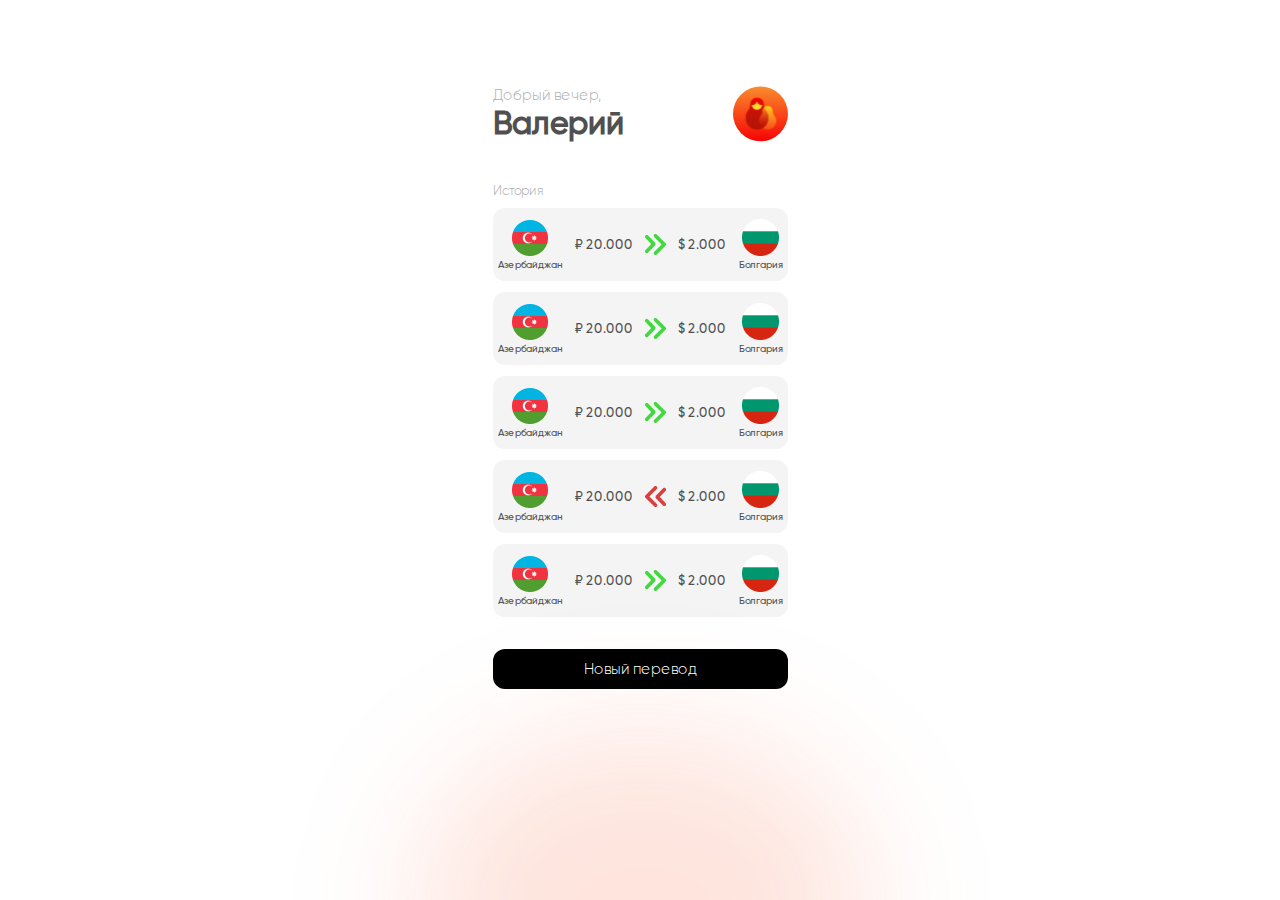
<file: index.html>
<!DOCTYPE html>
<html lang="ru">

<head>
    <meta charset="UTF-8">
    <meta name="viewport" content="width=device-width, initial-scale=1.0">
    <link href="./styles/css/style.css" rel="stylesheet" />
    <title>Главная</title>
</head>

<body class="ellipse1">
    <div class="wrapper">
        <div class="main">
            <div class="top"></div>
            <div class="header">
                <div>
                    <p class="subtitle">Добрый вечер,</p>
                    <p class="title">Валерий</p>
                </div>
                <img src="./img/matryoshka-icon.svg" alt="matryoshka-icon">
            </div>

            <div class="section">
                <div class="text">История</div>
                <div class="story">
                    <div class="story-item">
                        <div class="country">
                            <img src="./img/flags/Azerbaijan.png" alt="Азербайджан">
                            <span>Азербайджан</span>
                        </div>
                        <div class="currency">₽ 20.000 </div>
                        <img src="./img/arrow-right.png" alt="arrow-right">
                        <div class="currency">$ 2.000</div>
                        <div class="country">
                            <img src="./img/flags/Bulgaria.png" alt="Болгария">
                            <span>Болгария</span>
                        </div>
                    </div>
                    <div class="story-item">
                        <div class="country">
                            <img src="./img/flags/Azerbaijan.png" alt="Азербайджан">
                            <span>Азербайджан</span>
                        </div>
                        <div class="currency">₽ 20.000 </div>
                        <img src="./img/arrow-right.png" alt="arrow-right">
                        <div class="currency">$ 2.000</div>
                        <div class="country">
                            <img src="./img/flags/Bulgaria.png" alt="Болгария">
                            <span>Болгария</span>
                        </div>
                    </div>
                    <div class="story-item">
                        <div class="country">
                            <img src="./img/flags/Azerbaijan.png" alt="Азербайджан">
                            <span>Азербайджан</span>
                        </div>
                        <div class="currency">₽ 20.000 </div>
                        <img src="./img/arrow-right.png" alt="arrow-right">
                        <div class="currency">$ 2.000</div>
                        <div class="country">
                            <img src="./img/flags/Bulgaria.png" alt="Болгария">
                            <span>Болгария</span>
                        </div>
                    </div>
                    <div class="story-item">
                        <div class="country">
                            <img src="./img/flags/Azerbaijan.png" alt="Азербайджан">
                            <span>Азербайджан</span>
                        </div>
                        <div class="currency">₽ 20.000 </div>
                        <img src="./img/arrow-left.png" alt="arrow-left">
                        <div class="currency">$ 2.000</div>
                        <div class="country">
                            <img src="./img/flags/Bulgaria.png" alt="Болгария">
                            <span>Болгария</span>
                        </div>
                    </div>
                    <div class="story-item">
                        <div class="country">
                            <img src="./img/flags/Azerbaijan.png" alt="Азербайджан">
                            <span>Азербайджан</span>
                        </div>
                        <div class="currency">₽ 20.000 </div>
                        <img src="./img/arrow-right.png" alt="arrow-right">
                        <div class="currency">$ 2.000</div>
                        <div class="country">
                            <img src="./img/flags/Bulgaria.png" alt="Болгария">
                            <span>Болгария</span>
                        </div>
                    </div>
                </div>
                <a class="btn" href="./country.html">Новый перевод</a>
            </div>
        </div>
    </div>


</body>

</html>
</file>
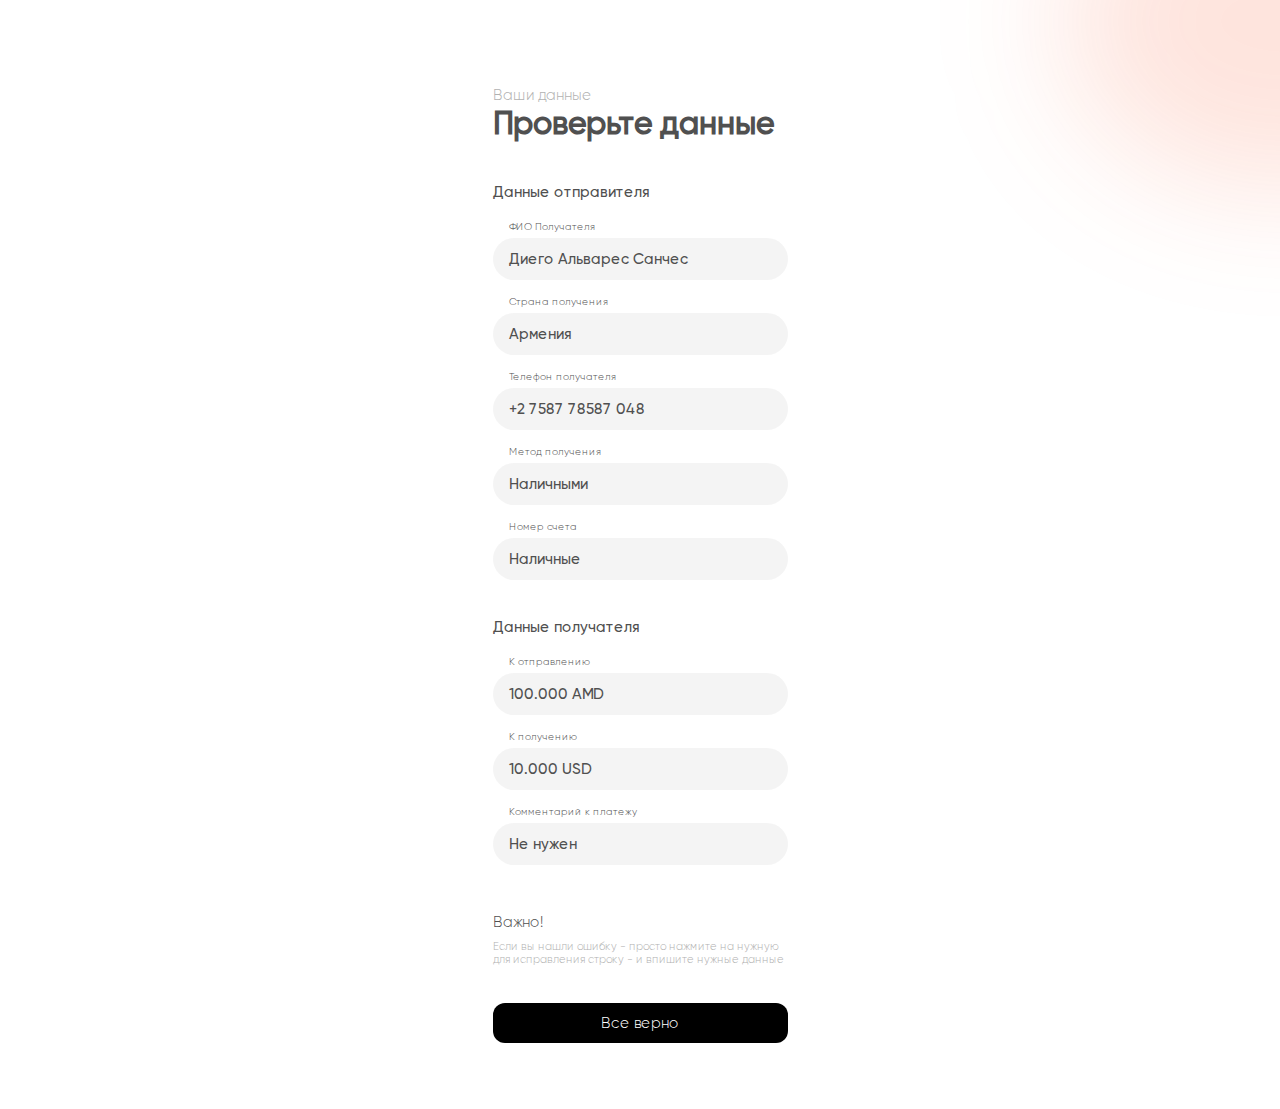
<file: check.html>
<!DOCTYPE html>
<html lang="ru">

<head>
    <meta charset="UTF-8">
    <meta name="viewport" content="width=device-width, initial-scale=1.0">
    <link href="./styles/css/style.css" rel="stylesheet" />
    <title>Проверьте данные</title>
</head>

<body class="ellipse2">
    <!-- тругая подложка красная -->
    <div class="wrapper">
        <div class="main">
            <div class="top">
            </div>
            <div class="header">
                <div>
                    <p class="subtitle">Ваши данные</p>
                    <p class="title">Проверьте данные</p>
                </div>
            </div>

            <div class="info">
                <div>
                    <div class="m-5-15-500 info-title">Данные отправителя</div>
                    <div class="info-item">
                        <div class="gap-item ">
                            <div class="l-5-10-300 info-subtitle">ФИО Получателя</div>
                            <div class="item">Диего Альварес Санчес</div>
                        </div>
                        <div class="gap-item ">
                            <div class="l-5-10-300 info-subtitle">Страна получения</div>
                            <div class="item">Армения</div>
                        </div>
                        <div class="gap-item ">
                            <div class="l-5-10-300 info-subtitle">Телефон получателя</div>
                            <div class="item">+2 7587 78587 048 </div>
                        </div>
                        <div class="gap-item ">
                            <div class="l-5-10-300 info-subtitle">Метод получения</div>
                            <div class="item">Наличными</div>
                        </div>
                        <div class="gap-item ">
                            <div class="l-5-10-300 info-subtitle">Номер счета</div>
                            <div class="item">Наличные</div>
                        </div>
                    </div>
                </div>

                <div>
                    <div class="m-5-15-500 info-title">Данные получателя</div>
                    <div class="info-item">
                        <div class="gap-item ">
                            <div class="l-5-10-300 info-subtitle">К отправлению</div>
                            <div class="item">100.000 AMD</div>
                        </div>
                        <div class="gap-item ">
                            <div class="l-5-10-300 info-subtitle">К получению</div>
                            <div class="item">10.000 USD</div>
                        </div>
                        <div class="gap-item ">
                            <div class="l-5-10-300 info-subtitle">Комментарий к платежу</div>
                            <div class="item">Не нужен</div>
                        </div>
                    </div>
                </div>
            </div>

            <div class="sum-info">
                <div class="l-5-15-300">Важно!</div>
                <div class="l-b-11-250">Если вы нашли ошибку - просто нажмите на нужную для исправления строку - и
                    впишите нужные данные</div>
            </div>

            <a class="btn" href="./request.html">Все верно</a>

        </div>
    </div>


</body>

</html>
</file>
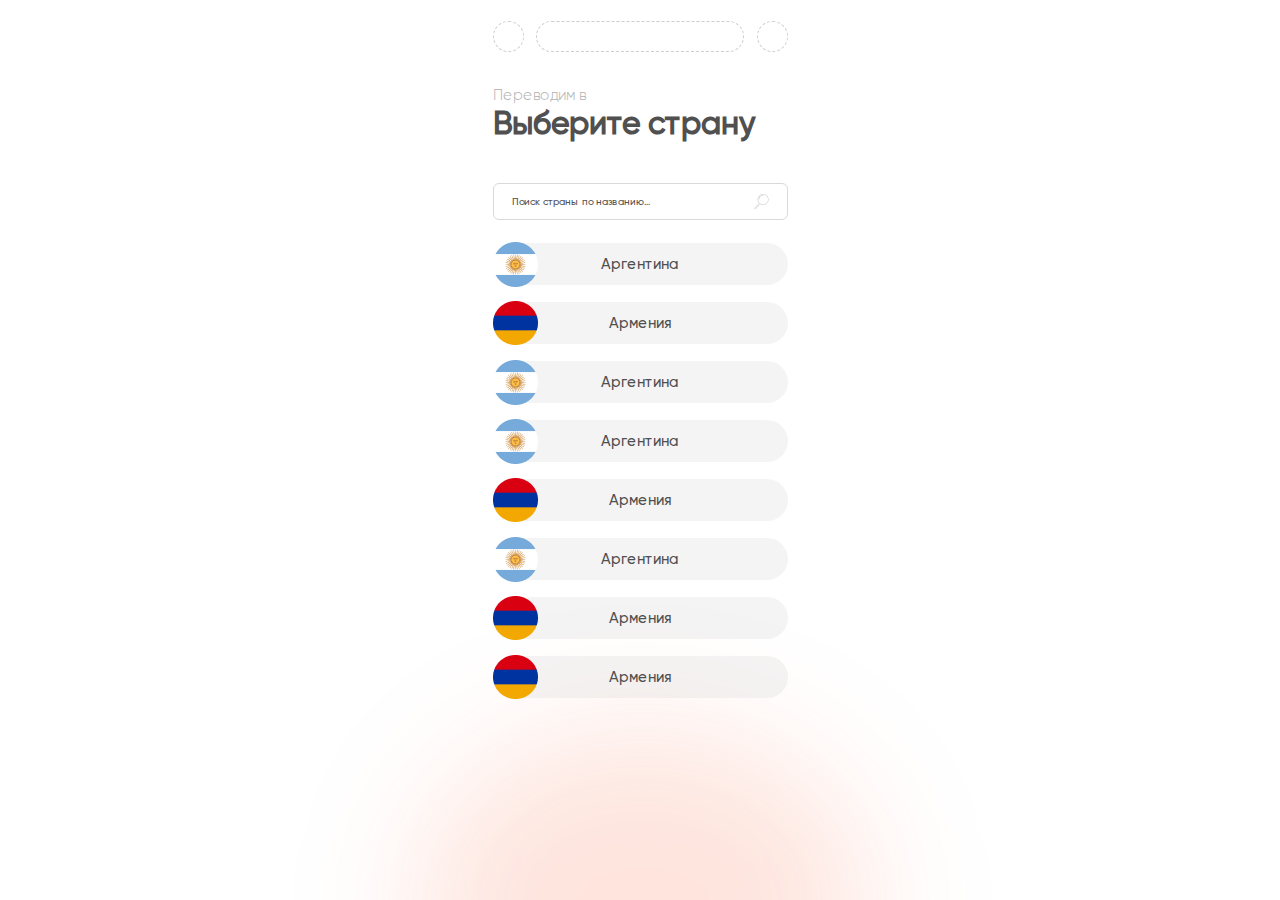
<file: country.html>
<!DOCTYPE html>
<html lang="ru">

<head>
    <meta charset="UTF-8">
    <meta name="viewport" content="width=device-width, initial-scale=1.0">
    <link href="./styles/css/style.css" rel="stylesheet" />
    <title>Выберите страну</title>
</head>

<body class="ellipse1">
    <div class="wrapper">
        <div class="main">
            <div class="top">
                <div></div>
                <div></div>
                <div></div>
            </div>
            <div class="header">
                <div>
                    <p class="subtitle">Переводим в</p>
                    <p class="title">Выберите страну</p>
                </div>
            </div>

            <div class="section">
                <div class="search">
                    <span>Поиск страны по названию...</span>
                    <img src="./img/search.png" alt="search">
                </div>

                <div class="items">
                    <a class="item" href="./way.html">
                        <img src="./img/flags/Argentina.png" alt="Argentina">
                        <span>Аргентина</span>
                    </a>
                    <a class="item" href="./way.html">
                        <img src="./img/flags/Armenia.png" alt="Armenia">
                        <span>Армения</span>
                    </a>
                    <a class="item" href="./way.html">
                        <img src="./img/flags/Argentina.png" alt="Argentina">
                        <span>Аргентина</span>
                    </a>
                    <a class="item" href="./way.html">
                        <img src="./img/flags/Argentina.png" alt="Argentina">
                        <span>Аргентина</span>
                    </a>
                    <a class="item" href="./way.html">
                        <img src="./img/flags/Armenia.png" alt="Armenia">
                        <span>Армения</span>
                    </a>
                    <a class="item" href="./way.html">
                        <img src="./img/flags/Argentina.png" alt="Argentina">
                        <span>Аргентина</span>
                    </a>
                    <a class="item" href="./way.html">
                        <img src="./img/flags/Armenia.png" alt="Armenia">
                        <span>Армения</span>
                    </a>
                    <a class="item" href="./way.html">
                        <img src="./img/flags/Armenia.png" alt="Armenia">
                        <span>Армения</span>
                    </a>
                </div>





                <!-- <div class="text">История</div>
                <div class="story">
                    <div class="story-item">
                        <div class="country">
                            <img src="./img/flags/Azerbaijan.png" alt="Азербайджан">
                            <span>Азербайджан</span>
                        </div>
                        <div class="sum">₽ 20.000 </div>
                        <img src="./img/arrow-right.png" alt="arrow-right">
                        <div class="sum">$ 2.000</div>
                        <div class="country">
                            <img src="./img/flags/Bulgaria.png" alt="Болгария">
                            <span>Болгария</span>
                        </div>
                    </div>
                    <div class="story-item">
                        <div class="country">
                            <img src="./img/flags/Azerbaijan.png" alt="Азербайджан">
                            <span>Азербайджан</span>
                        </div>
                        <div class="sum">₽ 20.000 </div>
                        <img src="./img/arrow-right.png" alt="arrow-right">
                        <div class="sum">$ 2.000</div>
                        <div class="country">
                            <img src="./img/flags/Bulgaria.png" alt="Болгария">
                            <span>Болгария</span>
                        </div>
                    </div>
                    <div class="story-item">
                        <div class="country">
                            <img src="./img/flags/Azerbaijan.png" alt="Азербайджан">
                            <span>Азербайджан</span>
                        </div>
                        <div class="sum">₽ 20.000 </div>
                        <img src="./img/arrow-right.png" alt="arrow-right">
                        <div class="sum">$ 2.000</div>
                        <div class="country">
                            <img src="./img/flags/Bulgaria.png" alt="Болгария">
                            <span>Болгария</span>
                        </div>
                    </div>
                    <div class="story-item">
                        <div class="country">
                            <img src="./img/flags/Azerbaijan.png" alt="Азербайджан">
                            <span>Азербайджан</span>
                        </div>
                        <div class="sum">₽ 20.000 </div>
                        <img src="./img/arrow-left.png" alt="arrow-left">
                        <div class="sum">$ 2.000</div>
                        <div class="country">
                            <img src="./img/flags/Bulgaria.png" alt="Болгария">
                            <span>Болгария</span>
                        </div>
                    </div>
                    <div class="story-item">
                        <div class="country">
                            <img src="./img/flags/Azerbaijan.png" alt="Азербайджан">
                            <span>Азербайджан</span>
                        </div>
                        <div class="sum">₽ 20.000 </div>
                        <img src="./img/arrow-right.png" alt="arrow-right">
                        <div class="sum">$ 2.000</div>
                        <div class="country">
                            <img src="./img/flags/Bulgaria.png" alt="Болгария">
                            <span>Болгария</span>
                        </div>
                    </div>
                </div>
                <a class="btn" href="">Новый перевод</a> -->
            </div>
        </div>
    </div>


</body>

</html>
</file>
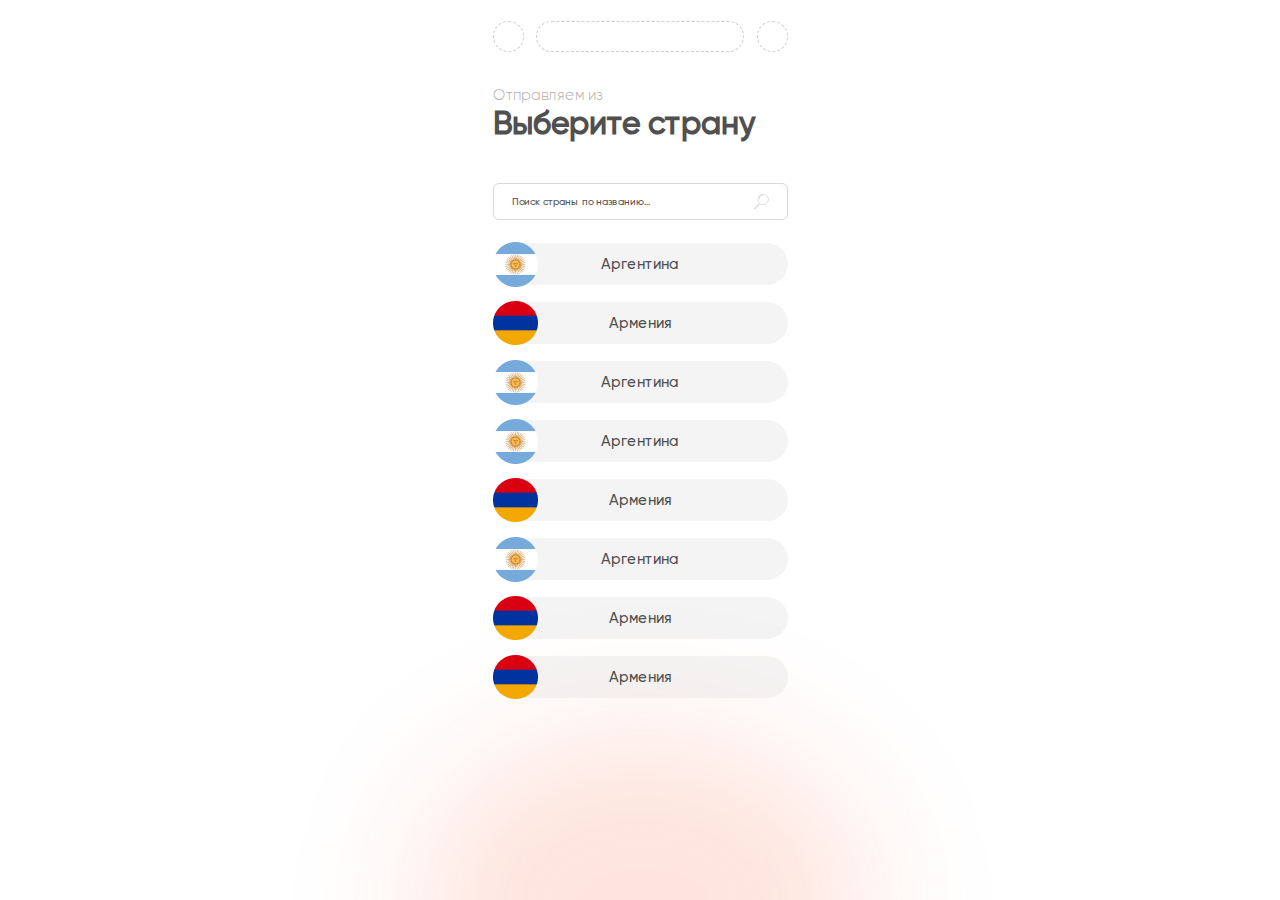
<file: country2.html>
<!DOCTYPE html>
<html lang="ru">

<head>
    <meta charset="UTF-8">
    <meta name="viewport" content="width=device-width, initial-scale=1.0">
    <link href="./styles/css/style.css" rel="stylesheet" />
    <title>Выберите страну</title>
</head>

<body class="ellipse1">
    <div class="wrapper">
        <div class="main">
            <div class="top">
                <div></div>
                <div></div>
                <div></div>
            </div>
            <div class="header">
                <div>
                    <p class="subtitle">Отправляем из</p>
                    <p class="title">Выберите страну</p>
                </div>
            </div>

            <div class="section">
                <div class="search">
                    <span>Поиск страны по названию...</span>
                    <img src="./img/search.png" alt="search">
                </div>

                <div class="items">
                    <a class="item" href="./way2.html">
                        <img src="./img/flags/Argentina.png" alt="Argentina">
                        <span>Аргентина</span>
                    </a>
                    <a class="item" href="./way2.html">
                        <img src="./img/flags/Armenia.png" alt="Armenia">
                        <span>Армения</span>
                    </a>
                    <a class="item" href="./way2.html">
                        <img src="./img/flags/Argentina.png" alt="Argentina">
                        <span>Аргентина</span>
                    </a>
                    <a class="item" href="./way2.html">
                        <img src="./img/flags/Argentina.png" alt="Argentina">
                        <span>Аргентина</span>
                    </a>
                    <a class="item" href="./way2.html">
                        <img src="./img/flags/Armenia.png" alt="Armenia">
                        <span>Армения</span>
                    </a>
                    <a class="item" href="./way2.html">
                        <img src="./img/flags/Argentina.png" alt="Argentina">
                        <span>Аргентина</span>
                    </a>
                    <a class="item" href="./way2.html">
                        <img src="./img/flags/Armenia.png" alt="Armenia">
                        <span>Армения</span>
                    </a>
                    <a class="item" href="./way2.html">
                        <img src="./img/flags/Armenia.png" alt="Armenia">
                        <span>Армения</span>
                    </a>
                </div>
            </div>
        </div>
    </div>


</body>

</html>
</file>
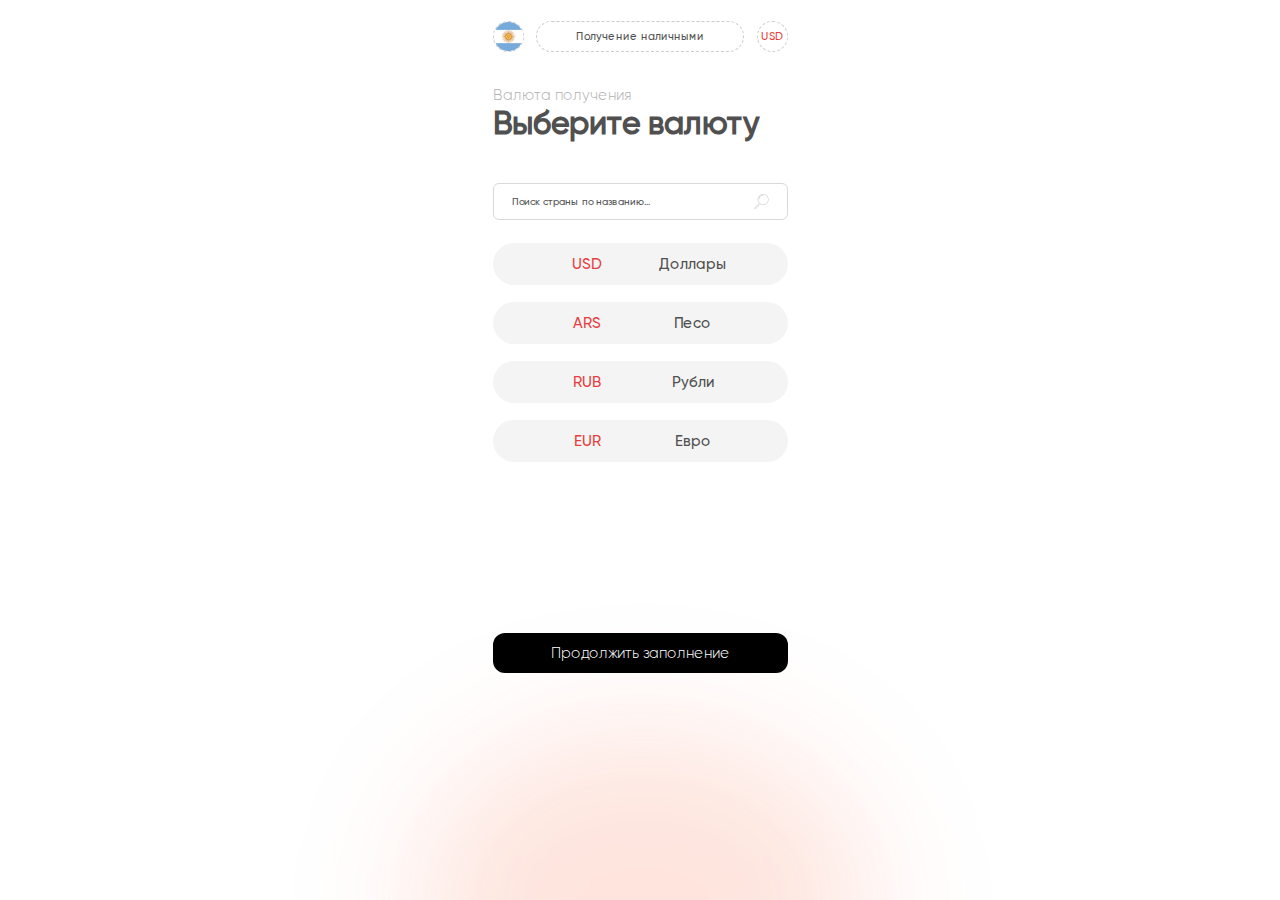
<file: currency.html>
<!DOCTYPE html>
<html lang="ru">

<head>
    <meta charset="UTF-8">
    <meta name="viewport" content="width=device-width, initial-scale=1.0">
    <link href="./styles/css/style.css" rel="stylesheet" />
    <title>Выберите валюту</title>
</head>

<body class="ellipse1">
    <div class="wrapper">
        <div class="main">
            <div class="top">
                <!-- прикрутить флаг -->
                <div><img src="./img/flags/Argentina.png" width="29" height="29" alt="Argentina"></div>
                <!-- прикрутить получение  -->
                <div>Получение наличными</div>
                <div><span class="valuta">USD</span></div>
            </div>
            <div class="header">
                <div>
                    <p class="subtitle">Валюта получения</p>
                    <p class="title">Выберите валюту</p>
                </div>
            </div>

            <div class="section">
                <div class="search">
                    <span>Поиск страны по названию...</span>
                    <img src="./img/search.png" alt="search">
                </div>

                <div class="items" style="margin-bottom: 171px;">
                    <a class="item" href="./country2.html">
                        <span>USD</span>
                        <span>Доллары</span>
                    </a>
                    <a class="item" href="./country2.html">
                        <span>ARS</span>
                        <span>Песо</span>
                    </a>
                    <a class="item" href="./country2.html">
                        <span>RUB</span>
                        <span>Рубли</span>
                    </a>
                    <a class="item" href="./country2.html">
                        <span>EUR</span>
                        <span>Евро</span>
                    </a>
                </div>

                <a class="btn" href="./country2.html">Продолжить заполнение </a>


            </div>
        </div>
    </div>


</body>

</html>
</file>
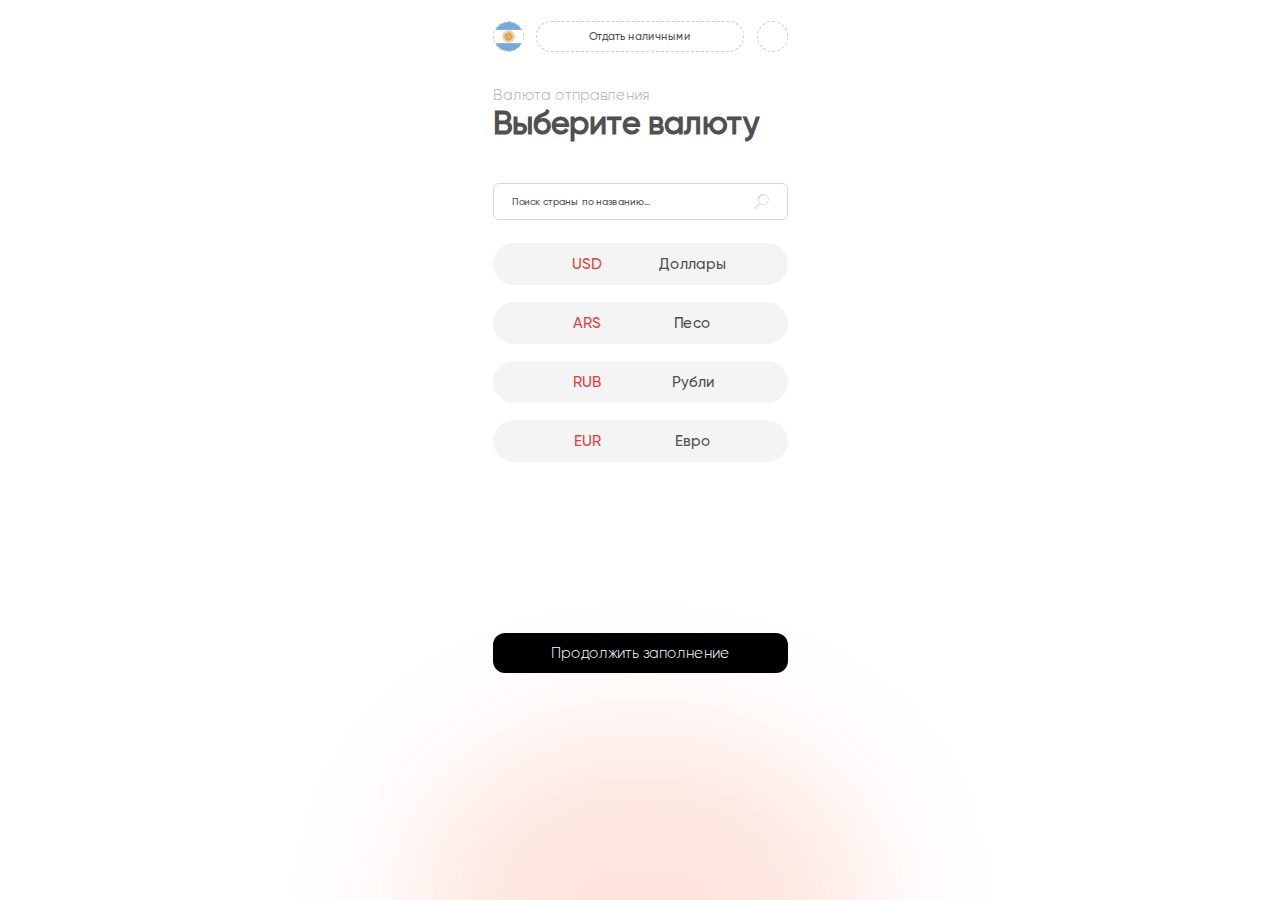
<file: currency2.html>
<!DOCTYPE html>
<html lang="ru">

<head>
    <meta charset="UTF-8">
    <meta name="viewport" content="width=device-width, initial-scale=1.0">
    <link href="./styles/css/style.css" rel="stylesheet" />
    <title>Выберите валюту</title>
</head>

<body class="ellipse1">
    <div class="wrapper">
        <div class="main">
            <div class="top">
                <!-- прикрутить флаг -->
                <div><img src="./img/flags/Argentina.png" width="29" height="29" alt="Argentina"></div>
                <!-- прикрутить получение  -->
                <div>Отдать наличными</div>
                <div></div>
            </div>
            <div class="header">
                <div>
                    <p class="subtitle">Валюта отправления</p>
                    <p class="title">Выберите валюту</p>
                </div>
            </div>

            <div class="section">
                <div class="search">
                    <span>Поиск страны по названию...</span>
                    <img src="./img/search.png" alt="search">
                </div>

                <div class="items" style="margin-bottom: 171px;">
                    <a class="item" href="./">
                        <span>USD</span>
                        <span>Доллары</span>
                    </a>
                    <a class="item" href="./">
                        <span>ARS</span>
                        <span>Песо</span>
                    </a>
                    <a class="item" href="./">
                        <span>RUB</span>
                        <span>Рубли</span>
                    </a>
                    <a class="item" href="./">
                        <span>EUR</span>
                        <span>Евро</span>
                    </a>
                </div>

                <a class="btn" href="./sum.html">Продолжить заполнение </a>

            </div>
        </div>
    </div>
</body>

</html>
</file>
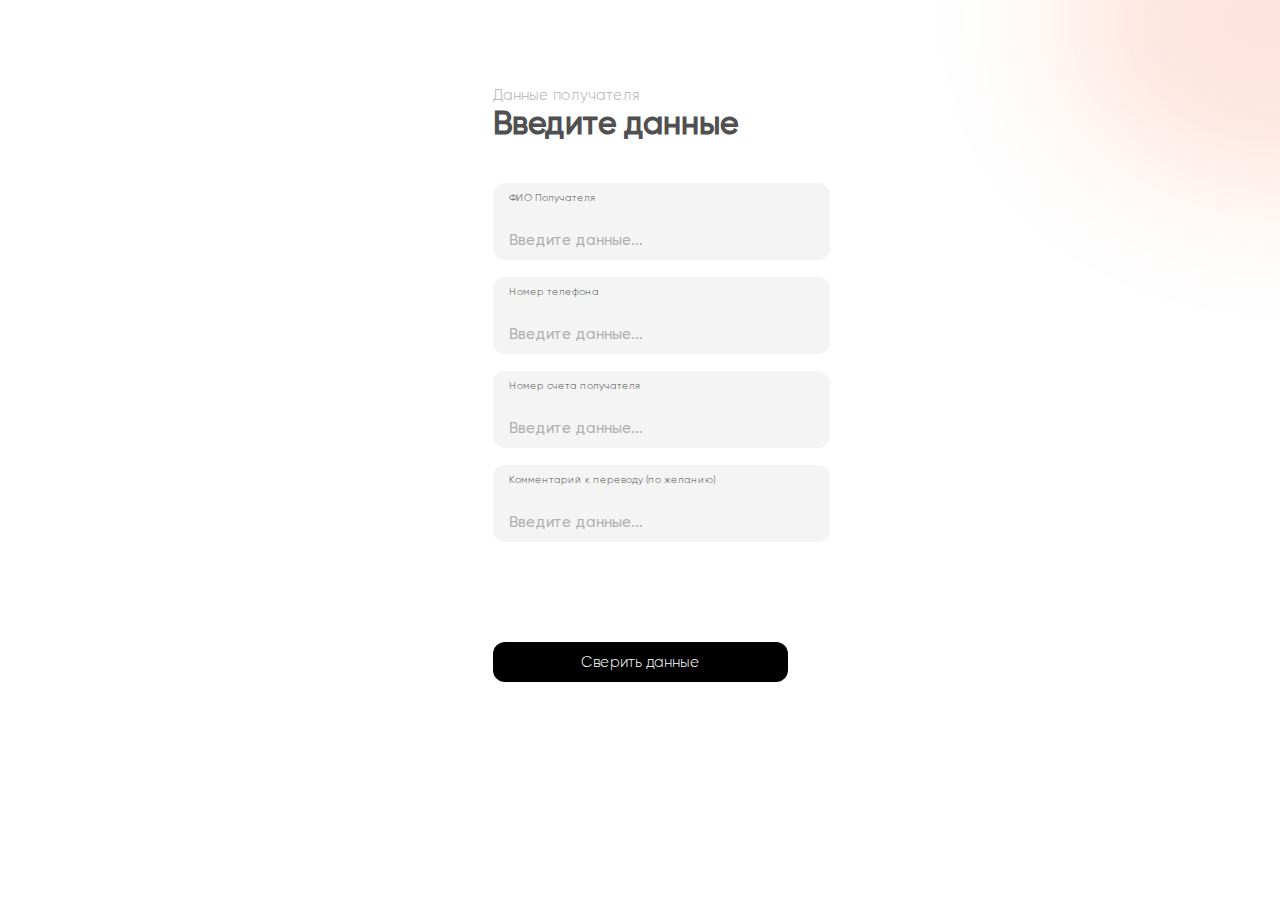
<file: information.html>
<!DOCTYPE html>
<html lang="ru">

<head>
    <meta charset="UTF-8">
    <meta name="viewport" content="width=device-width, initial-scale=1.0">
    <link href="./styles/css/style.css" rel="stylesheet" />
    <title>Введите данные</title>
</head>

<body class="ellipse2">
    <!-- тругая подложка красная -->
    <div class="wrapper">
        <div class="main">
            <div class="top">
            </div>
            <div class="header">
                <div>
                    <p class="subtitle">Данные получателя</p>
                    <p class="title">Введите данные</p>
                </div>
            </div>

            <div class="box">
                <div class="forma">
                    <div class="forma-list">
                        <label class="l-5-10-300" for="name">ФИО Получателя</label>
                        <input type="text" name="name" id="name" placeholder="Введите данные..." required="">
                    </div>
                    <div class="forma-list">
                        <label class="l-5-10-300" for="name">Номер телефона</label>
                        <input type="text" name="name" id="name" placeholder="Введите данные..." required="">
                    </div>
                    <div class="forma-list">
                        <label class="l-5-10-300" for="name">Номер счета получателя</label>
                        <input type="number" name="number" id="number" placeholder="Введите данные..." required="">
                    </div>
                    <div class="forma-list">
                        <label class="l-5-10-300" for="name">Комментарий к переводу (по желанию)</label>
                        <input type="text" name="name" id="name" placeholder="Введите данные..." required="">
                    </div>
                </div>

                <a class="btn" href="./information2.html">Сверить данные</a>
            </div>

        </div>
    </div>


</body>

</html>
</file>
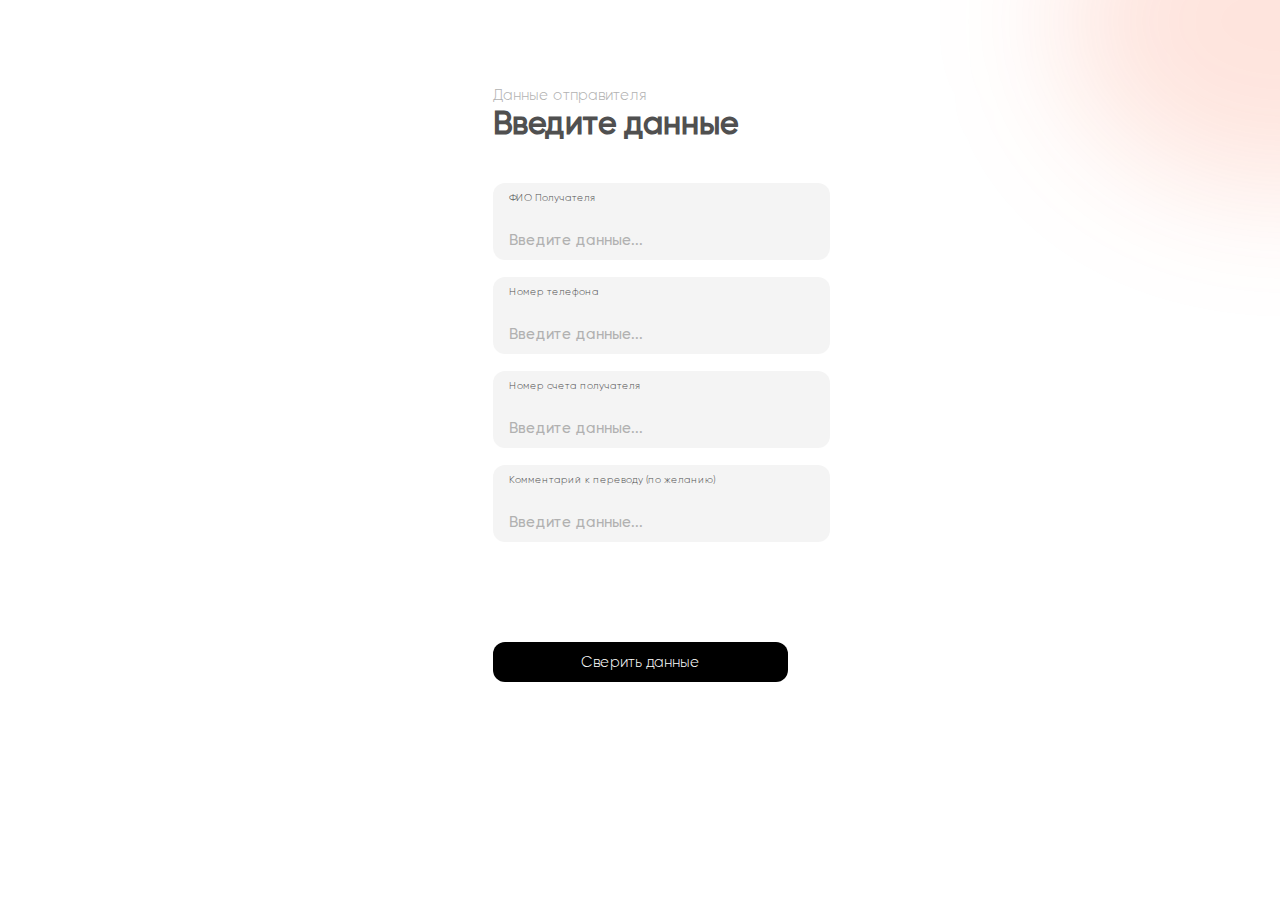
<file: information2.html>
<!DOCTYPE html>
<html lang="ru">

<head>
    <meta charset="UTF-8">
    <meta name="viewport" content="width=device-width, initial-scale=1.0">
    <link href="./styles/css/style.css" rel="stylesheet" />
    <title>Данные отправителя</title>
</head>

<body class="ellipse2">
    <!-- тругая подложка красная -->
    <div class="wrapper">
        <div class="main">
            <div class="top">
            </div>
            <div class="header">
                <div>
                    <p class="subtitle">Данные отправителя</p>
                    <p class="title">Введите данные</p>
                </div>
            </div>

            <div class="box">
                <div class="forma">
                    <div class="forma-list">
                        <label class="l-5-10-300" for="name">ФИО Получателя</label>
                        <input type="text" name="name" id="name" placeholder="Введите данные..." required="">
                    </div>
                    <div class="forma-list">
                        <label class="l-5-10-300" for="name">Номер телефона</label>
                        <input type="text" name="name" id="name" placeholder="Введите данные..." required="">
                    </div>
                    <div class="forma-list">
                        <label class="l-5-10-300" for="name">Номер счета получателя</label>
                        <input type="number" name="number" id="number" placeholder="Введите данные..." required="">
                    </div>
                    <div class="forma-list">
                        <label class="l-5-10-300" for="name">Комментарий к переводу (по желанию)</label>
                        <input type="text" name="name" id="name" placeholder="Введите данные..." required="">
                    </div>
                </div>



                <a class="btn" href="./check.html">Сверить данные</a>
            </div>

        </div>
    </div>


</body>

</html>
</file>
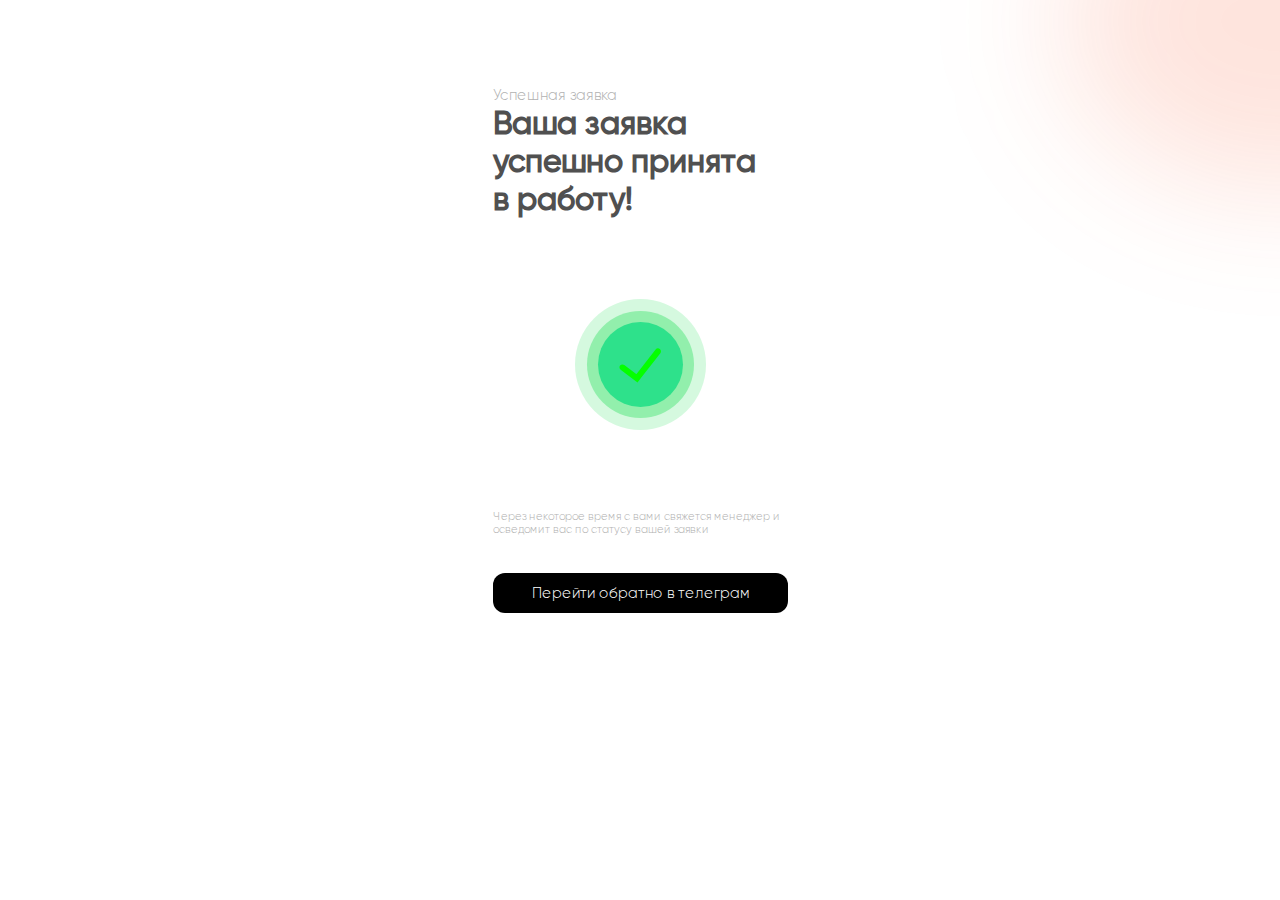
<file: request.html>
<!DOCTYPE html>
<html lang="ru">

<head>
    <meta charset="UTF-8">
    <meta name="viewport" content="width=device-width, initial-scale=1.0">
    <link href="./styles/css/style.css" rel="stylesheet" />
    <title>Успешная заявка</title>
</head>

<body class="ellipse2">
    <!-- тругая подложка красная -->
    <div class="wrapper">
        <div class="main">
            <div class="top">
            </div>
            <div class="header">
                <div>
                    <p class="subtitle">Успешная заявка</p>
                    <p class="title">Ваша заявка<br>
                        успешно принята<br>
                        в работу!</p>
                </div>
            </div>

            <svg class="request-img" xmlns="http://www.w3.org/2000/svg" width="131" height="131" viewBox="0 0 131 131" fill="none">
                <circle cx="65.5" cy="65.5" r="65.5" fill="#2EE160" fill-opacity="0.2" />
                <circle cx="65.5" cy="65.5" r="53.5" fill="#2EE160" fill-opacity="0.4" />
                <circle cx="65.5" cy="65.5" r="42.5" fill="#2EE18B" />
                <path
                    d="M49.2825 66.0056C47.9607 65.0067 46.0793 65.2685 45.0804 66.5904C44.0815 67.9123 44.3433 69.7936 45.6652 70.7925L49.2825 66.0056ZM85.3438 54.166C86.3628 52.8596 86.1298 50.9744 84.8233 49.9555C83.5168 48.9365 81.6317 49.1695 80.6127 50.476L85.3438 54.166ZM45.6652 70.7925L62.5075 83.5199L66.1249 78.733L49.2825 66.0056L45.6652 70.7925ZM80.6127 50.476L58.6344 78.655L63.3656 82.345L85.3438 54.166L80.6127 50.476Z"
                    fill="#05FF00" />
            </svg>


            <div class="sum-info">
                <!-- <div class="l-5-15-300">Важно!</div> -->
                <div class="l-b-11-250">Через некоторое время с вами свяжется менеджер и осведомит вас по статусу вашей
                    заявки</div>
            </div>

            <a class="btn" href="./">Перейти обратно в телеграм</a>

        </div>
    </div>
</body>

</html>
</file>
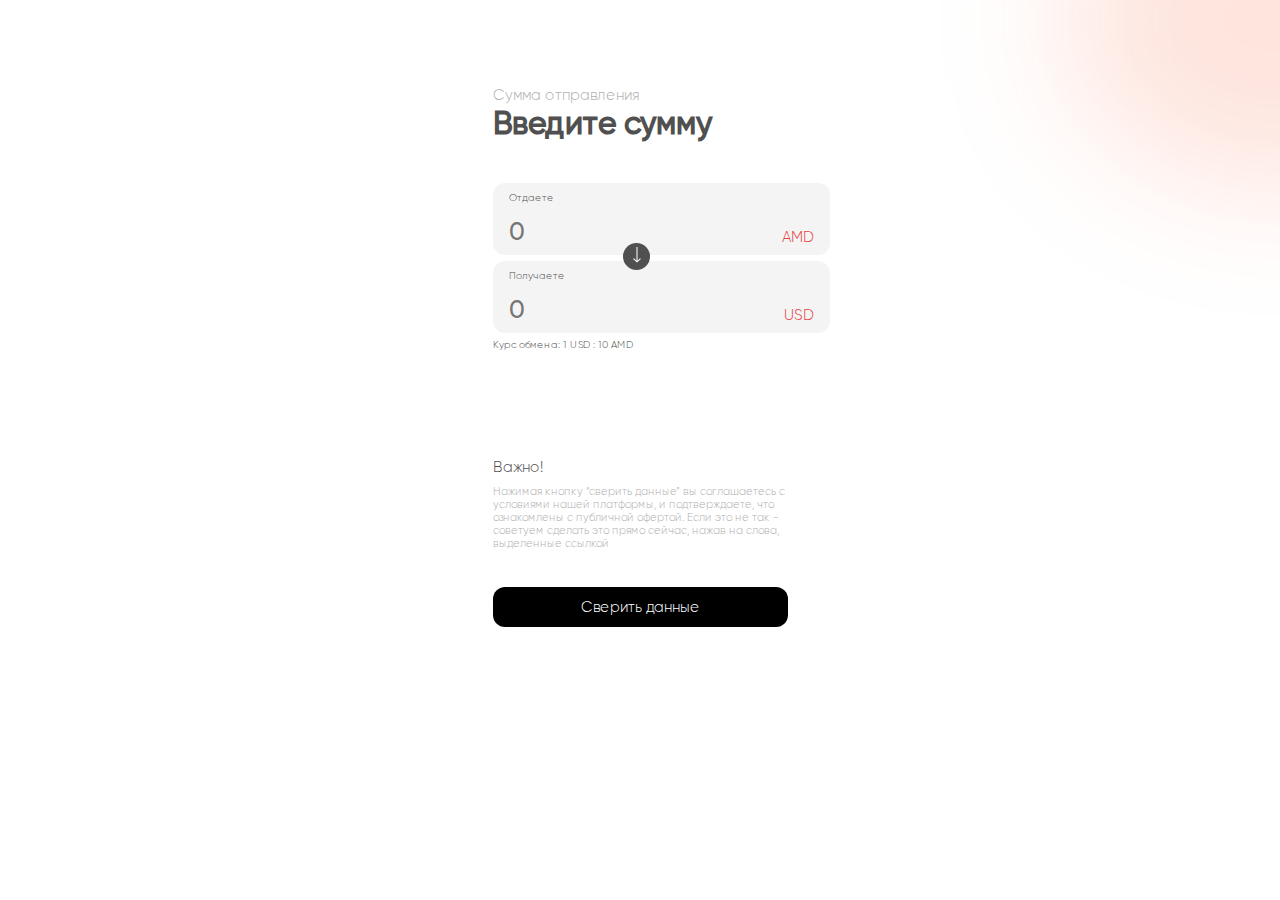
<file: sum.html>
<!DOCTYPE html>
<html lang="ru">

<head>
    <meta charset="UTF-8">
    <meta name="viewport" content="width=device-width, initial-scale=1.0">
    <link href="./styles/css/style.css" rel="stylesheet" />
    <title>Введите сумму</title>
</head>

<body class="ellipse2">
    <!-- тругая подложка красная -->
    <div class="wrapper">
        <div class="main">
            <div class="top">
            </div>
            <div class="header">
                <div>
                    <p class="subtitle">Сумма отправления</p>
                    <p class="title">Введите сумму</p>
                </div>
            </div>

            <div class="sum">
                <div class="sum-item">
                    <!-- <div class="request-item">
                        <label class="subtitle" for="sum">Сумма</label>
                        <input class="rounded-bg" type="text" name="sum" id="sum" required="">
                    </div> -->
                    <div class="l-5-10-300">Отдаете</div>
                    <div class="sum-list">
                        <input type="number" placeholder="0">
                        <span>AMD</span>
                    </div>
                </div>
                <img src="./img/arrow-sum.svg" alt="arrow-sum">
                <div class="sum-item">
                    <div class="l-5-10-300">Получаете</div>
                    <div class="sum-list">
                        <input type="number" placeholder="0">
                        <span>USD</span>
                    </div>
                </div>
                <div class="l-5-10-300">Курс обмена: 1 USD : 10 AMD</div>
            </div>

            <div class="sum-info">
                <div class="l-5-15-300">Важно!</div>
                <div class="l-b-11-250">Нажимая кнопку “сверить данные” вы соглашаетесь с условиями нашей платформы, и
                    подтверждаете, что ознакомлены с публичной офертой. Если это не так - советуем сделать это прямо
                    сейчас, нажав на слова, выделенные ссылкой</div>
            </div>

            <a class="btn" href="./information.html">Сверить данные</a>

        </div>
    </div>


</body>

</html>
</file>
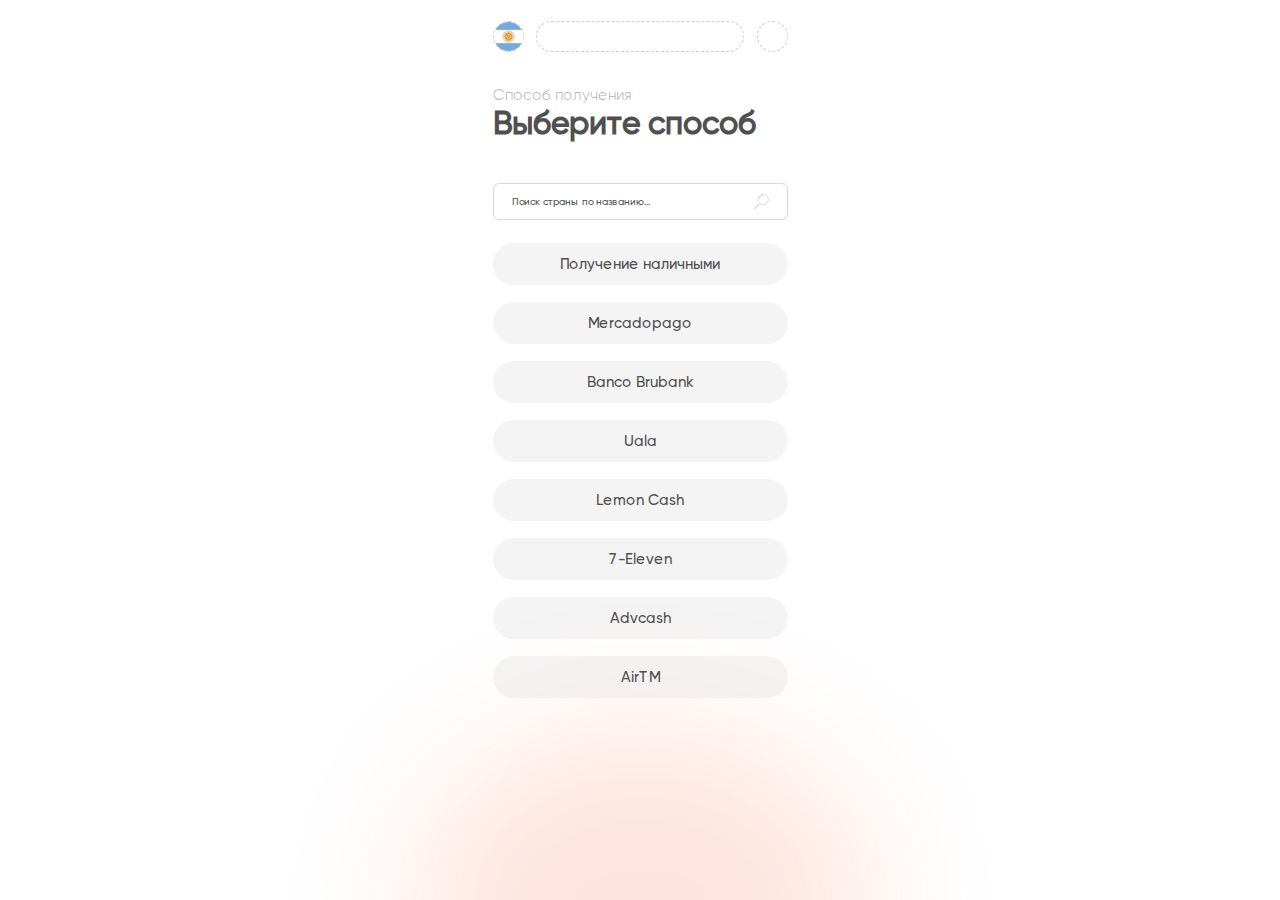
<file: way.html>
<!DOCTYPE html>
<html lang="ru">

<head>
    <meta charset="UTF-8">
    <meta name="viewport" content="width=device-width, initial-scale=1.0">
    <link href="./styles/css/style.css" rel="stylesheet" />
    <title>Выберите способ</title>
</head>

<body class="ellipse1">
    <div class="wrapper">
        <div class="main">
            <div class="top">
                <!-- прикрутить флаг -->
                <div><img src="./img/flags/Argentina.png" width="29" height="29" alt="Argentina"></div>

                <div></div>
                <div></div>
            </div>
            <div class="header">
                <div>
                    <p class="subtitle">Способ получения</p>
                    <p class="title">Выберите способ</p>
                </div>
            </div>

            <div class="section">
                <div class="search">
                    <span>Поиск страны по названию...</span>
                    <img src="./img/search.png" alt="search">
                </div>

                <div class="items">
                    <a class="item" href="./currency.html">
                        Получение наличными
                    </a>
                    <a class="item" href="./currency.html">
                        Mercadopago
                    </a>
                    <a class="item" href="./currency.html">
                        Banco Brubank
                    </a>
                    <a class="item" href="./currency.html">
                        Uala                    </a>
                    <a class="item" href="./currency.html">
                        Lemon Cash
                    </a>
                    <a class="item" href="./currency.html">
                        7-Eleven
                    </a>
                    <a class="item" href="./currency.html">
                        Advcash
                    </a>
                    <a class="item" href="./currency.html">
                        AirTM 
                    </a>
                </div>
            </div>
        </div>
    </div>


</body>

</html>
</file>
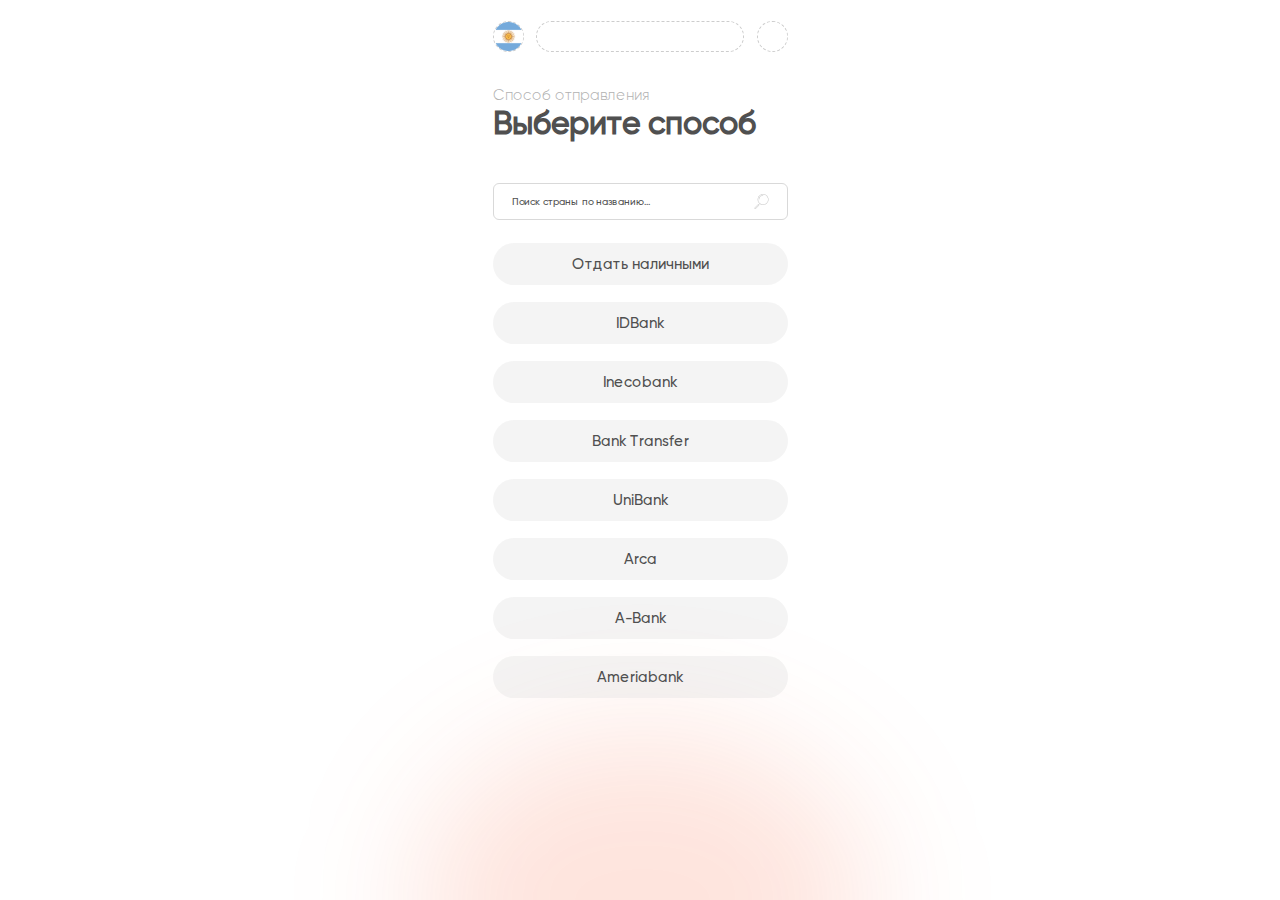
<file: way2.html>
<!DOCTYPE html>
<html lang="ru">

<head>
    <meta charset="UTF-8">
    <meta name="viewport" content="width=device-width, initial-scale=1.0">
    <link href="./styles/css/style.css" rel="stylesheet" />
    <title>Выберите способ</title>
</head>

<body class="ellipse1">
    <div class="wrapper">
        <div class="main">
            <div class="top">
                <!-- прикрутить флаг -->
                <div><img src="./img/flags/Argentina.png" width="29" height="29" alt="Argentina"></div>

                <div></div>
                <div></div>
            </div>
            <div class="header">
                <div>
                    <p class="subtitle">Способ отправления</p>
                    <p class="title">Выберите способ</p>
                </div>
            </div>

            <div class="section">
                <div class="search">
                    <span>Поиск страны по названию...</span>
                    <img src="./img/search.png" alt="search">
                </div>

                <div class="items">
                    <a class="item" href="./currency2.html">
                        Отдать наличными
                    </a>
                    <a class="item" href="./currency2.html">
                        IDBank
                    </a>
                    <a class="item" href="./currency2.html">
                        Inecobank
                    </a>
                    <a class="item" href="./currency2.html">
                        Bank Transfer                    </a>
                    <a class="item" href="./currency2.html">
                        UniBank
                    </a>
                    <a class="item" href="./currency2.html">
                        Arca
                    </a>
                    <a class="item" href="./currency2.html">
                        A-Bank
                    </a>
                    <a class="item" href="./currency2.html">
                        Ameriabank
                    </a>
                </div>

            </div>
        </div>
    </div>


</body>

</html>
</file>
<file: styles/css/style.css>
* {
  margin: 0;
  padding: 0;
  border: 0px;
}

@font-face {
  font-family: "Gilroy Bold";
  src: url("../../fonts/Gilroy-Bold.ttf");
}
@font-face {
  font-family: "Gilroy Light";
  src: url("../../fonts/Gilroy-Light.ttf");
}
@font-face {
  font-family: "Gilroy Medium";
  src: url("../../fonts/Gilroy-Medium.ttf");
}
@font-face {
  font-family: "Gilroy Regular";
  src: url("../../fonts/Gilroy-Regular.ttf");
}
@font-face {
  font-family: "Futura";
  src: url("../../fonts/FuturaPT-Medium.woff");
}
.l-5-10-300 {
  font-family: "Gilroy Light", "Arial";
  color: #505050;
  font-weight: 300;
  font-size: 10px;
}

.l-5-15-300 {
  font-family: "Gilroy Light", "Arial";
  color: #505050;
  font-weight: 300;
  font-size: 15px;
}

.l-b-11-250 {
  font-family: "Gilroy Light", "Arial";
  color: #B1B1B1;
  font-weight: 250;
  font-size: 11px;
}

.m-5-15-500 {
  font-family: "Gilroy Medium", "Arial";
  color: #505050;
  font-weight: 500;
  font-size: 15px;
}

* {
  font-family: "Gilroy Medium", "Arial";
}

a {
  text-decoration: none;
}

body {
  height: 100vh;
}

.ellipse1 {
  background-image: url("../../img/Ellipse1.svg");
  background-position: center bottom;
  background-repeat: no-repeat;
}

.ellipse2 {
  background-image: url("../../img/Ellipse2.svg");
  background-position: right top;
  background-repeat: no-repeat;
}

.wrapper {
  width: 375px;
  margin: auto;
}

.main {
  padding: 21px 40px 66px;
}

.top {
  height: 31px;
  margin-bottom: 34px;
  display: flex;
  justify-content: space-between;
}
.top div {
  border-radius: 21px;
  border: 1px dashed #CDCDCD;
}
.top div:nth-child(2) {
  width: 206px;
  color: #505050;
  font-size: 11px;
  font-weight: 400;
  display: flex;
  align-items: center;
  justify-content: center;
}
.top div:nth-child(1),
.top div:nth-child(3) {
  height: 29px;
  width: 29px;
  display: grid;
}

.valuta {
  font-size: 11px;
  color: #E63E3E;
  display: flex;
  justify-content: center;
  align-items: center;
}

.header {
  display: flex;
  justify-content: space-between;
  margin-bottom: 41px;
}

.subtitle {
  color: #B1B1B1;
  font-family: "Gilroy Light", "Arial";
  font-size: 15px;
  font-weight: 300;
}

.title {
  color: #505050;
  font-family: "Gilroy Medium", "Futura";
  font-size: 32px;
  font-weight: 700;
}

.text {
  color: #B1B1B1;
  font-family: "Gilroy Light", "Arial";
  font-size: 13px;
  margin-bottom: 10px;
}

.story {
  display: grid;
  row-gap: 11px;
  margin-bottom: 32px;
}
.story-item {
  color: #505050;
  font-family: "Gilroy Medium", "Arial";
  display: flex;
  align-items: center;
  justify-content: space-between;
  background: rgba(217, 217, 217, 0.3);
  border-radius: 12px;
  padding: 11px 5px;
}
.story-item .country {
  font-size: 10px;
  display: flex;
  flex-direction: column;
  row-gap: 3px;
  align-items: center;
}
.story-item .currency {
  font-size: 13px;
}

.btn {
  color: white;
  font-family: "Gilroy Light", "Arial";
  font-size: 15px;
  font-weight: 300;
  border-radius: 12px;
  background: #000;
  display: flex;
  padding: 11px 0;
  justify-content: center;
}

.search {
  border-radius: 6px;
  border: 1px solid #D9D9D9;
  padding: 10px 18px;
  display: flex;
  justify-content: space-between;
  align-items: center;
  color: #505050;
  font-size: 10px;
  font-weight: 300;
  margin-bottom: 23px;
}

.countrys {
  display: grid;
  row-gap: 17px;
}

.items {
  display: grid;
  row-gap: 17px;
}

.item {
  border-radius: 45px;
  background: rgba(217, 217, 217, 0.3);
  display: flex;
  align-items: center;
  padding: 12px 16px;
  color: #505050;
  font-size: 15px;
  font-weight: 500;
  justify-content: center;
  position: relative;
}
.item:hover {
  background: #D9D9D9;
}
.item img {
  position: absolute;
  left: 0;
}
.item span {
  width: 40%;
  text-align: center;
}
.item span:nth-child(1) {
  color: #E63E3E;
}

.gap-item {
  display: grid;
  row-gap: 6px;
}
.gap-item .item {
  justify-content: inherit;
}

.sum {
  display: grid;
  row-gap: 6px;
  margin-bottom: 108px;
  position: relative;
}
.sum-item {
  background: rgba(217, 217, 217, 0.3);
  border-radius: 12px;
  padding: 9px 16px;
  display: grid;
  row-gap: 14px;
}
.sum-item div:nth-child(2) {
  display: flex;
  align-items: flex-end;
  justify-content: space-between;
}
.sum-item div:nth-child(2) input {
  color: #505050;
  font-family: "Gilroy Medium", "Arial";
  font-size: 25px;
  font-weight: 500;
  background: bottom;
}
.sum-item div:nth-child(2) span {
  color: #E63E3E;
  font-family: "Gilroy Light", "Arial";
  font-size: 15px;
  font-weight: 300;
}
.sum img {
  position: absolute;
  top: 60px;
  left: 130px;
}
.sum-list {
  position: relative;
}
.sum-list span {
  position: absolute;
  right: 0;
}
.sum-info {
  display: grid;
  row-gap: 9px;
  margin-bottom: 37px;
}

.forma {
  display: grid;
  row-gap: 17px;
  margin-bottom: 100px;
}
.forma-list {
  background: rgba(217, 217, 217, 0.3);
  border-radius: 12px;
  padding: 9px 16px;
  display: grid;
  row-gap: 19px;
}
.forma-list input {
  background: content-box;
  color: #505050;
  font-family: "Gilroy Medium", "Arial";
  font-size: 25px;
  font-weight: 500;
}
.forma-list input::placeholder {
  color: #B1B1B1;
  font-size: 15px;
  font-size: 400;
}

.info {
  display: grid;
  row-gap: 38px;
  margin-bottom: 48px;
}
.info-title {
  margin-bottom: 20px;
}
.info-subtitle {
  padding-left: 16px;
}
.info-item {
  display: grid;
  row-gap: 16px;
}

.request-img {
  display: flex;
  margin: auto;
  padding: 40px 0 80px;
}
.request .l-b-11-250 {
  text-align: center;
}

/*# sourceMappingURL=style.css.map */
</file>
